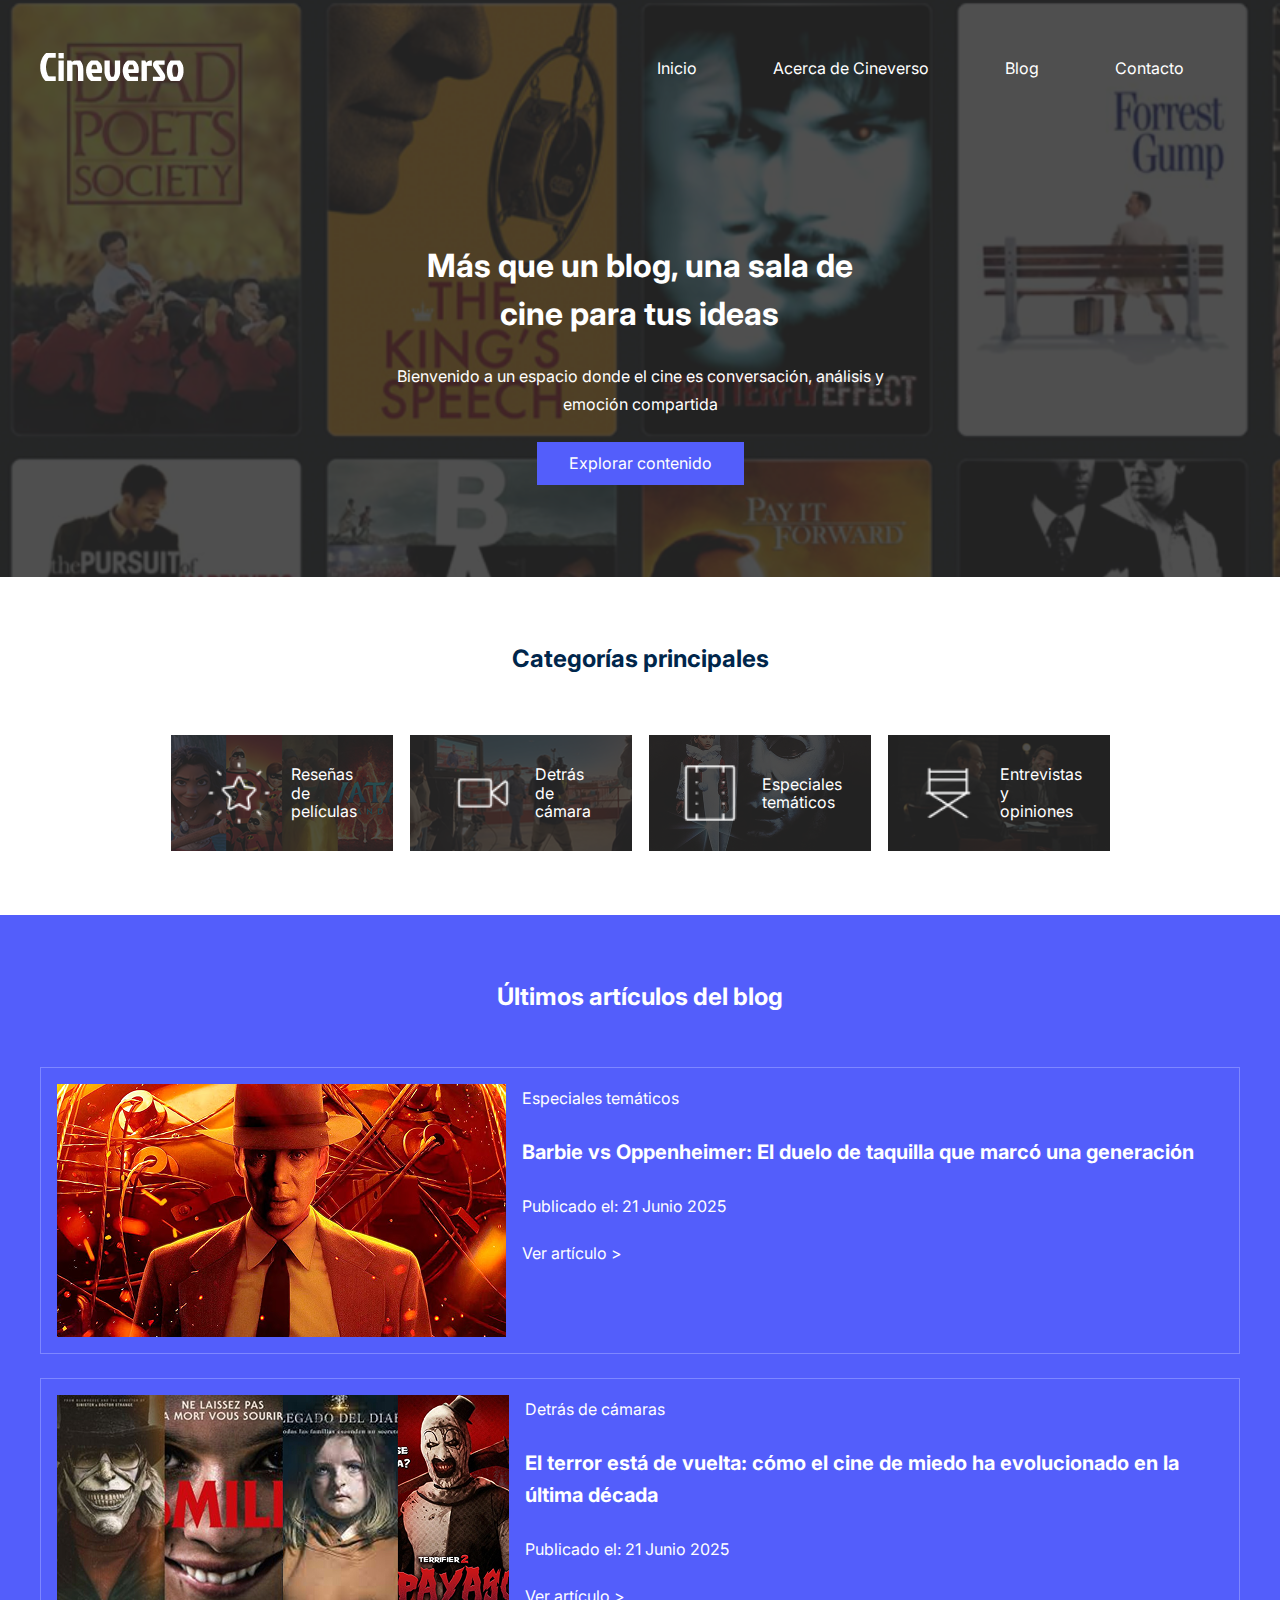
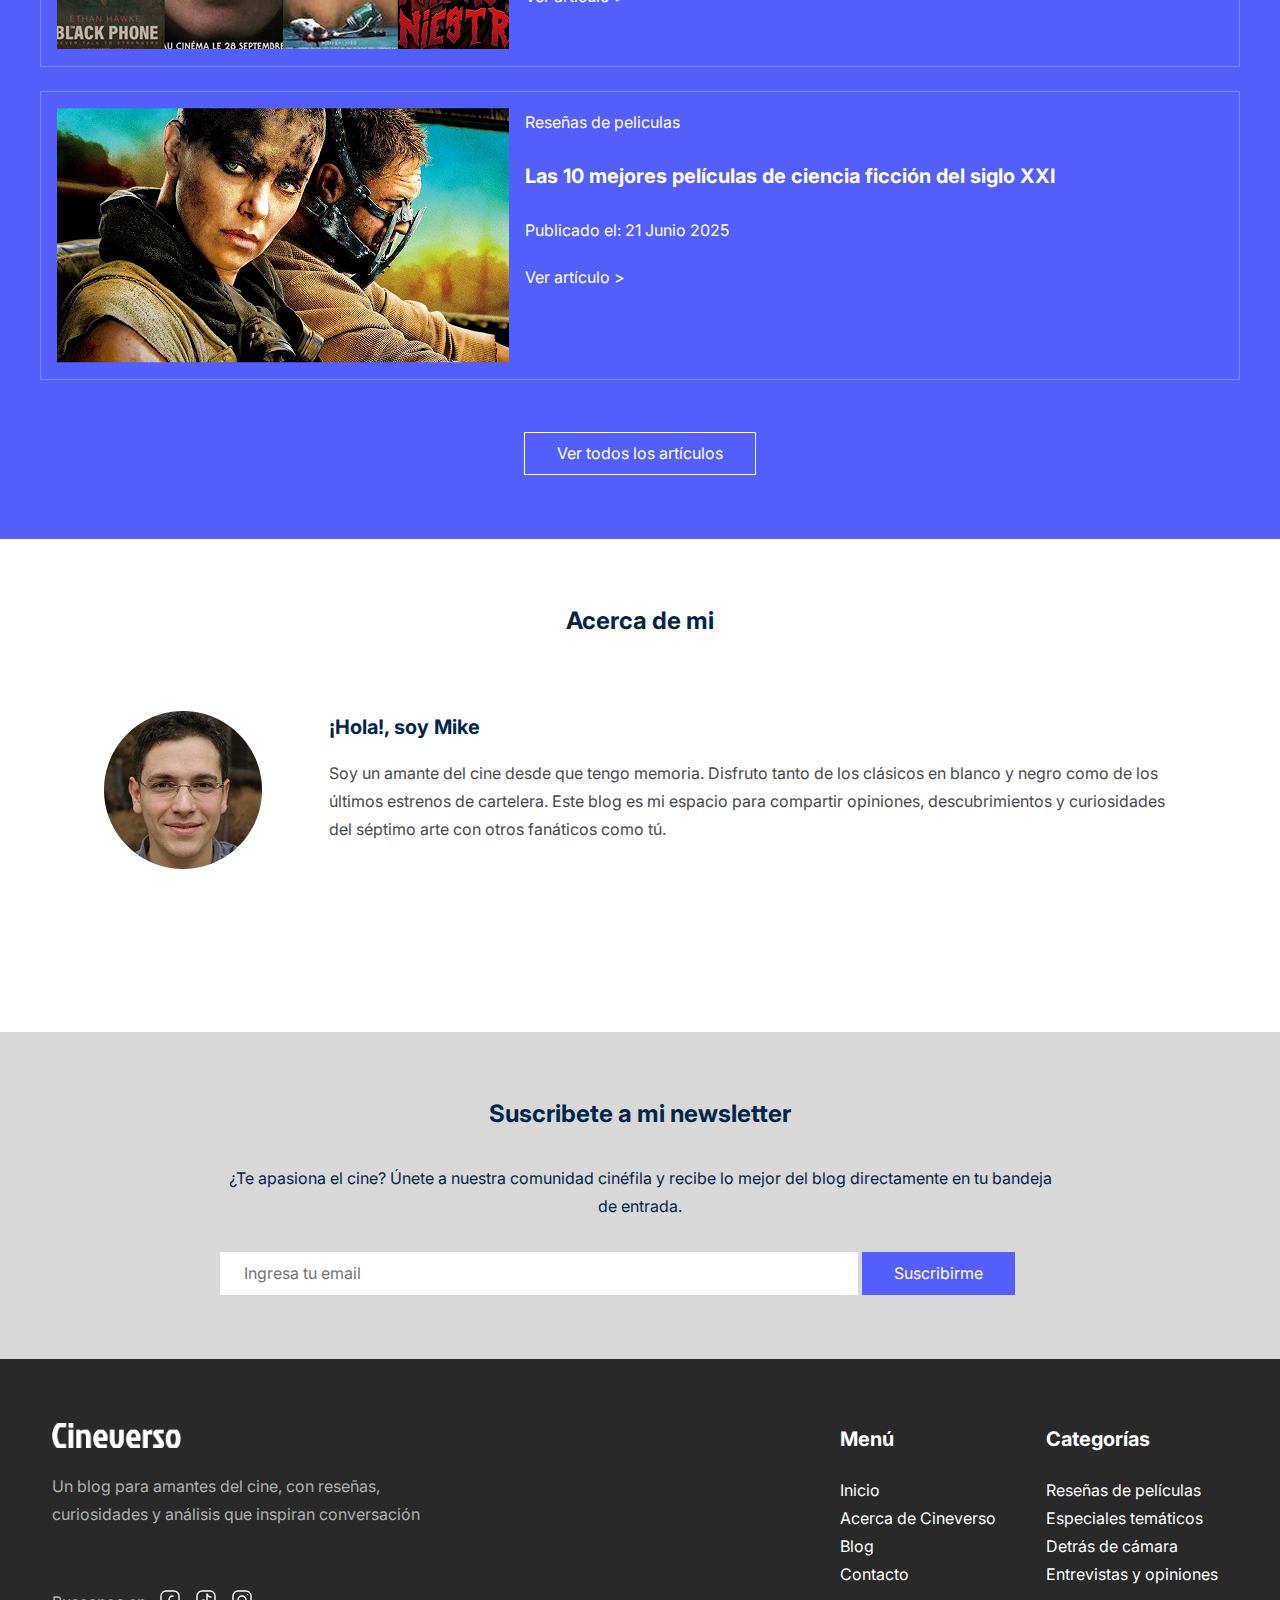
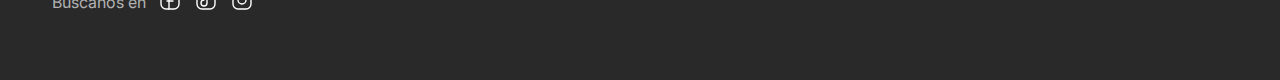
<file: index.html>
<!DOCTYPE html>
<html lang="es">

<head>
    <meta charset="UTF-8">
    <meta name="viewport" content="width=device-width, initial-scale=1.0">
    <title>Cineverso</title>
    <!--enlace a guia de estilos-->
    <link rel="stylesheet" href="assets/css/estilos.css">
    <!--enlace a normalize-->
    <link rel="stylesheet" href="assets/css/normalize.css">
    <link rel="preconnect" href="https://fonts.googleapis.com">
    <!--enlace a tipografia-->
    <link rel="preconnect" href="https://fonts.gstatic.com" crossorigin>
    <link
        href="https://fonts.googleapis.com/css2?family=Inter:ital,opsz,wght@0,14..32,100..900;1,14..32,100..900&display=swap"
        rel="stylesheet">
</head>

<body>

    
        <header>
            <a href="#"><img src="assets/img/logo.png"></a>
            <nav>
                <ul class="menudesktop">
                    <li><a href="index.html">Inicio</a></li>
                    <li><a href="acercade.html">Acerca de Cineverso</a></li>
                    <li><a href="blog.html">Blog</a></li>
                    <li><a href="contacto.html">Contacto</a></li>
                </ul>
                <a class="menumobile" href="#"><img src="assets/img/nav.png"></a>
            </nav>
        </header>
        <main>
            <section class="inicio">
                <div class="opaco">
                    <div class="textoinicio">
                        <h1>Más que un blog, una sala de cine para tus ideas</h1>
                        <p>Bienvenido a un espacio donde el cine es conversación, análisis y emoción compartida</p>

                        <a class="btn btnprimario" href="acercade.html">Explorar contenido</a>

                    </div>
                </div>
            </section>
            <section class="categorias">
                <h2>Categorías principales</h2>
                <div class="categorias-grid">

                    <div class="reseñas">
                        <div class="opaco"><a href="#"><img src="assets/img/seccion2/icono-reseñas.png" alt=""> Reseñas
                                de películas </a></div>
                    </div>
                    <div class="detras">
                        <div class="opaco"><a href="#"> <img src="assets/img/seccion2/icono-detras.png" alt=""> Detrás
                                de cámara </a> </div>
                    </div>
                    <div class="especiales">
                        <div class="opaco"><a href="#"> <img src="assets/img/seccion2/icono-especiales.png" alt="">
                                Especiales temáticos </a></div>
                    </div>
                    <div class="entrevistas">
                        <div class="opaco"><a href="#"> <img src="assets/img/seccion2/icono-entrevistas.png" alt="">
                                Entrevistas y opiniones </a></div>
                    </div>
                </div>
            </section>
            <section class="articulos">
                <h2>Últimos artículos del blog</h2>
                <div>
                    <article>
                        <img src="assets/img/seccion3/openhaimer.png" alt="">
                        <div>
                        <p>Especiales temáticos</p>
                        <h3>Barbie vs Oppenheimer: El duelo de taquilla que marcó una generación</h3>
                        <p>Publicado el: 21 Junio 2025</p>
                        <a href="detalleblog.html">Ver artículo ></a></div>
                    </article>
                    <article>
                        <img src="assets/img/seccion3/terror.png" alt="">
                        <div>
                        <p>Detrás de cámaras</p>
                        <h3>El terror está de vuelta: cómo el cine de miedo ha evolucionado en la última década</h3>
                        <p>Publicado el: 21 Junio 2025</p>
                        <a href="#">Ver artículo ></a></div>
                    </article>
                    <article>
                       
                        <img src="assets/img/seccion3/madmax.png" alt="">
                        <div>
                        <p>Reseñas de peliculas</p>
                        <h3>Las 10 mejores películas de ciencia ficción del siglo XXI</h3>
                        <p>Publicado el: 21 Junio 2025</p>
                        <a href="#">Ver artículo ></a></div>
                      
                    </article>
                </div>
                <a class="btn btnsecundario" href="blog.html">Ver todos los artículos</a>
            </section>
            <section class="tiomike">
                <h2>Acerca de mi</h2>
                <article>
                    <img src="assets/img/tiomike.png" alt="">
                    <div class="descripcion">
                        <h3>¡Hola!, soy Mike</h3>
                        <p>Soy un amante del cine desde que tengo memoria. Disfruto tanto de los clásicos en blanco y
                            negro como de los últimos estrenos de cartelera. Este blog es mi espacio para compartir
                            opiniones, descubrimientos y curiosidades del séptimo arte con otros fanáticos como tú.</p>
                    </div>
                </article>
    </section>
    <section class="suscribete">
    <div>
        <h2>Suscribete a mi newsletter</h2>
        <p>¿Te apasiona el cine? Únete a nuestra comunidad cinéfila y recibe lo mejor del blog directamente en tu
            bandeja de entrada.</p>
        <form class="formulario">
            <input type="email" placeholder="Ingresa tu email">
            <button class="btn btnprimario" type="submit">Suscribirme</button>
        </form>
    </div>


    </section>
    </main>
    <footer>
        <div class="contenedor">
            <div class="cineverso">
                <img src="assets/img/logo.png" alt="">
            <p>Un blog para amantes del cine, con reseñas, curiosidades y análisis que inspiran conversación</p>
            </div>
            <div class="navfooter">
                 <div class="menu">
                <h3>Menú</h3>
                <ul>
                    <li><a href="index.html"><p>Inicio</p></a></li>
                    <li><a href="acercade.html"><p>Acerca de Cineverso</p></a></li>
                    <li><a href="blog.html"><p>Blog</p></a></li>
                    <li><a href="contacto.html"><p>Contacto</p></a></li>
                </ul>
            </div>
            <div class="categoriasfooter">
                <h3>Categorías</h3>
                <ul>
                    <li><a href=""><p>Reseñas de películas</p></a></li>
                    <li><a href=""><p>Especiales temáticos</p></a></li>
                    <li><a href=""><p>Detrás de cámara</p></a></li>
                    <li><a href=""><p>Entrevistas y opiniones</p></a></li>

                </ul>
            </div></div>
           
           
        </div>
         <div class="redes">
                <p>Buscanos en</p>
                <a href=""><img src="assets/img/redes/facebook.svg" alt=""></a>
                <a href=""><img src="assets/img/redes/insta.svg" alt=""></a>
                <a href=""><img src="assets/img/redes/tiktok.svg" alt=""></a>
            </div>
    </footer>

</body>

</html>
</file>
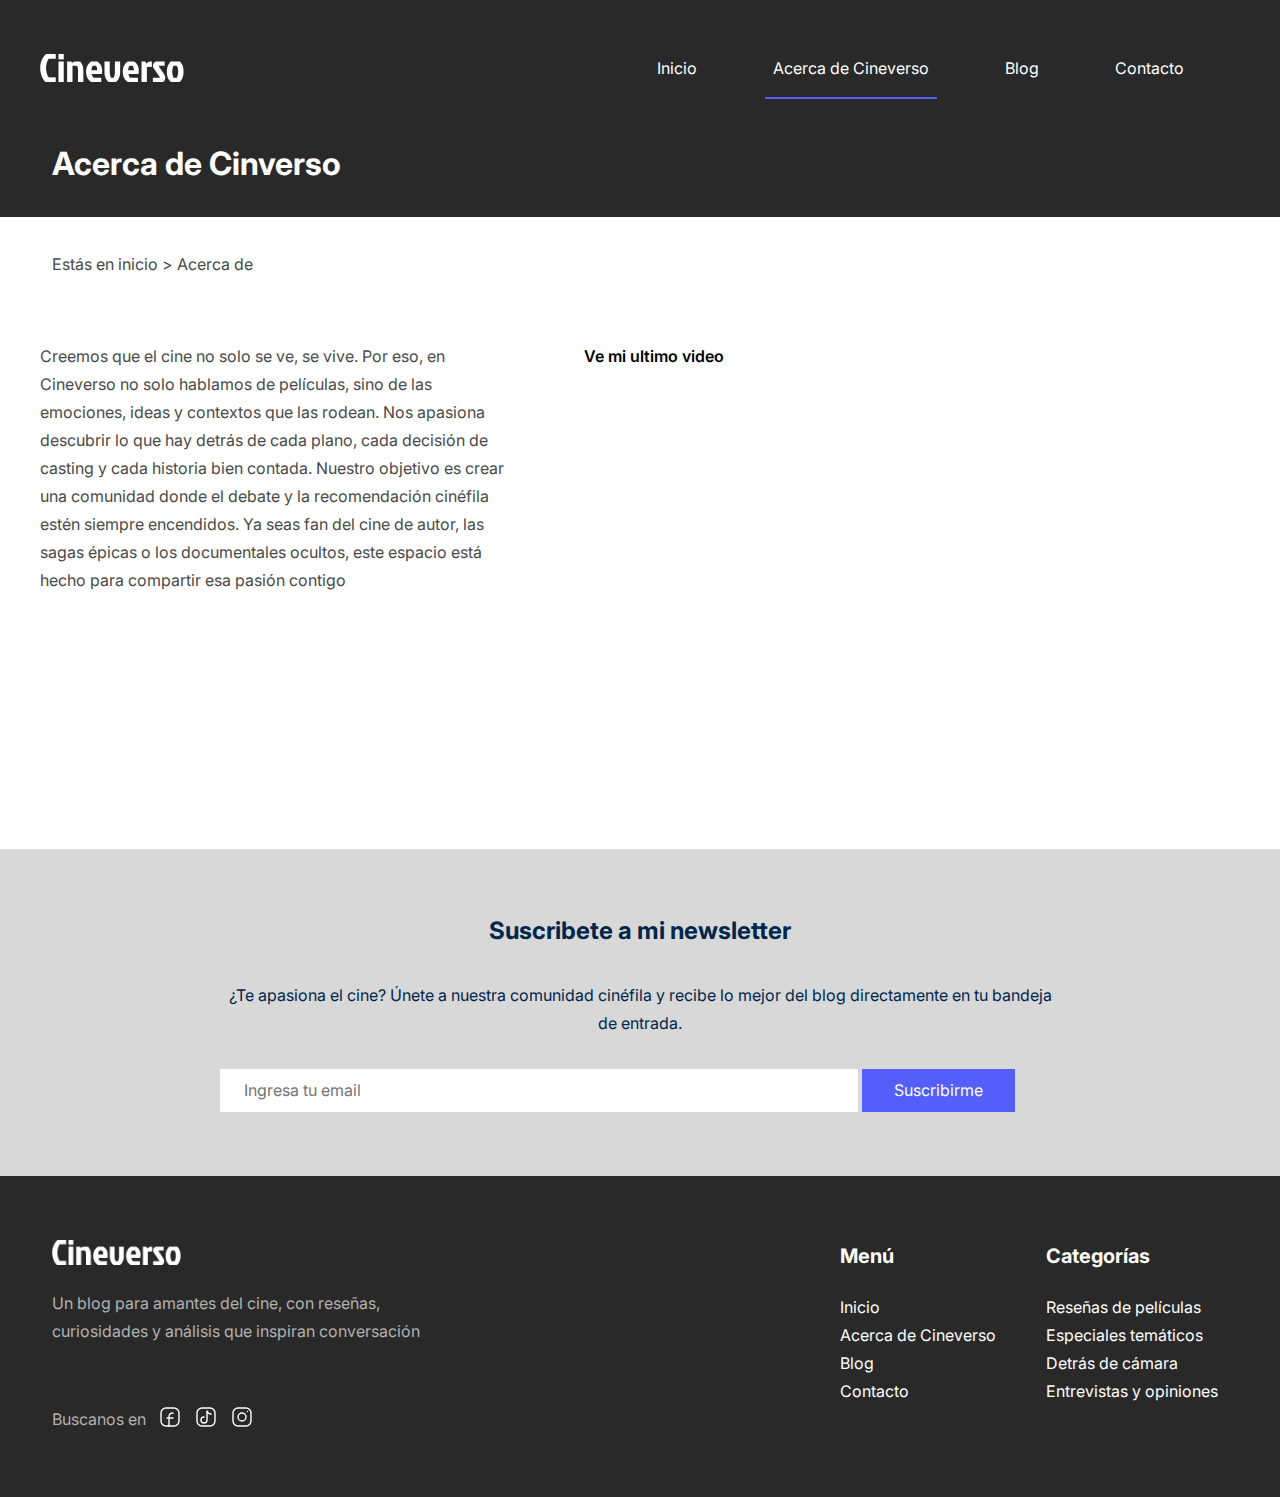
<file: acercade.html>
<!DOCTYPE html>
<html lang="es">

<head>
    <meta charset="UTF-8">
    <meta name="viewport" content="width=device-width, initial-scale=1.0">
    <title>Cineverso</title>
    <!--enlace a guia de estilos-->
    <link rel="stylesheet" href="assets/css/estilos.css">
    <!--enlace a normalize-->


    
    <link rel="stylesheet" href="assets/css/normalize.css">
    <link rel="preconnect" href="https://fonts.googleapis.com">
    <!--enlace a tipografia-->
    <link rel="preconnect" href="https://fonts.gstatic.com" crossorigin>
    <link
        href="https://fonts.googleapis.com/css2?family=Inter:ital,opsz,wght@0,14..32,100..900;1,14..32,100..900&display=swap"
        rel="stylesheet">
</head>
<body>
            <header>
            <a href="#"><img src="assets/img/logo.png"></a>
            <nav>
                <ul class="menudesktop">
                    <li><a href="index.html">Inicio</a></li>
                    <li class="subrayado" ><a href="acercade.html">Acerca de Cineverso</a></li>
                    <li><a href="blog.html">Blog</a></li>
                    <li><a href="contacto.html">Contacto</a></li>
                </ul>
                <a class="menumobile" href="#"><img src="assets/img/nav.png"></a>
            </nav>
        </header>
    <main>
        <div class="cabecera">
            <h1>Acerca de Cinverso</h1>
        </div>
         <div class="pan" ><p>Estás en inicio > Acerca de</p></div>
        <section class="openhaimer">
            <p>Creemos que el cine no solo se ve, se vive. Por eso, en Cineverso no solo hablamos de películas, sino de las emociones, ideas y contextos que las rodean. Nos apasiona descubrir lo que hay detrás de cada plano, cada decisión de casting y cada historia bien contada.
Nuestro objetivo es crear una comunidad donde el debate y la recomendación cinéfila estén siempre encendidos. Ya seas fan del cine de autor, las sagas épicas o los documentales ocultos, este espacio está hecho para compartir esa pasión contigo</p>
            <div>
                <h4>Ve mi ultimo video</h4>
                <iframe src="https://www.youtube.com/embed/mX_qk4JMFNY?si=0Dm8ghZnxG3-fI1b" title="YouTube video player" frameborder="0" allow="accelerometer; autoplay; clipboard-write; encrypted-media; gyroscope; picture-in-picture; web-share" referrerpolicy="strict-origin-when-cross-origin" allowfullscreen></iframe>
            </div>
           
        </section>









        












        <section class="suscribete">
    <div>
        <h2>Suscribete a mi newsletter</h2>
        <p>¿Te apasiona el cine? Únete a nuestra comunidad cinéfila y recibe lo mejor del blog directamente en tu
            bandeja de entrada.</p>
        <form class="formulario">
            <input type="email" placeholder="Ingresa tu email">
            <button class="btn btnprimario" type="submit">Suscribirme</button>
        </form>
    </div>
    </section>
    </main>
<footer>
        <div class="contenedor">
            <div class="cineverso">
                <img src="assets/img/logo.png" alt="">
            <p>Un blog para amantes del cine, con reseñas, curiosidades y análisis que inspiran conversación</p>
            </div>
            <div class="navfooter">
                 <div class="menu">
                <h3>Menú</h3>
                <ul>
                    <li><a href="index.html"><p>Inicio</p></a></li>
                    <li><a href="acercade.html"><p>Acerca de Cineverso</p></a></li>
                    <li><a href="blog.html"><p>Blog</p></a></li>
                    <li><a href="contacto.html"><p>Contacto</p></a></li>
                </ul>
            </div>
            <div class="categoriasfooter">
                <h3>Categorías</h3>
                <ul>
                    <li><a href=""><p>Reseñas de películas</p></a></li>
                    <li><a href=""><p>Especiales temáticos</p></a></li>
                    <li><a href=""><p>Detrás de cámara</p></a></li>
                    <li><a href=""><p>Entrevistas y opiniones</p></a></li>

                </ul>
            </div></div>
           
           
        </div>
         <div class="redes">
                <p>Buscanos en</p>
                <a href=""><img src="assets/img/redes/facebook.svg" alt=""></a>
                <a href=""><img src="assets/img/redes/insta.svg" alt=""></a>
                <a href=""><img src="assets/img/redes/tiktok.svg" alt=""></a>
            </div>
    </footer>








</body>
</file>
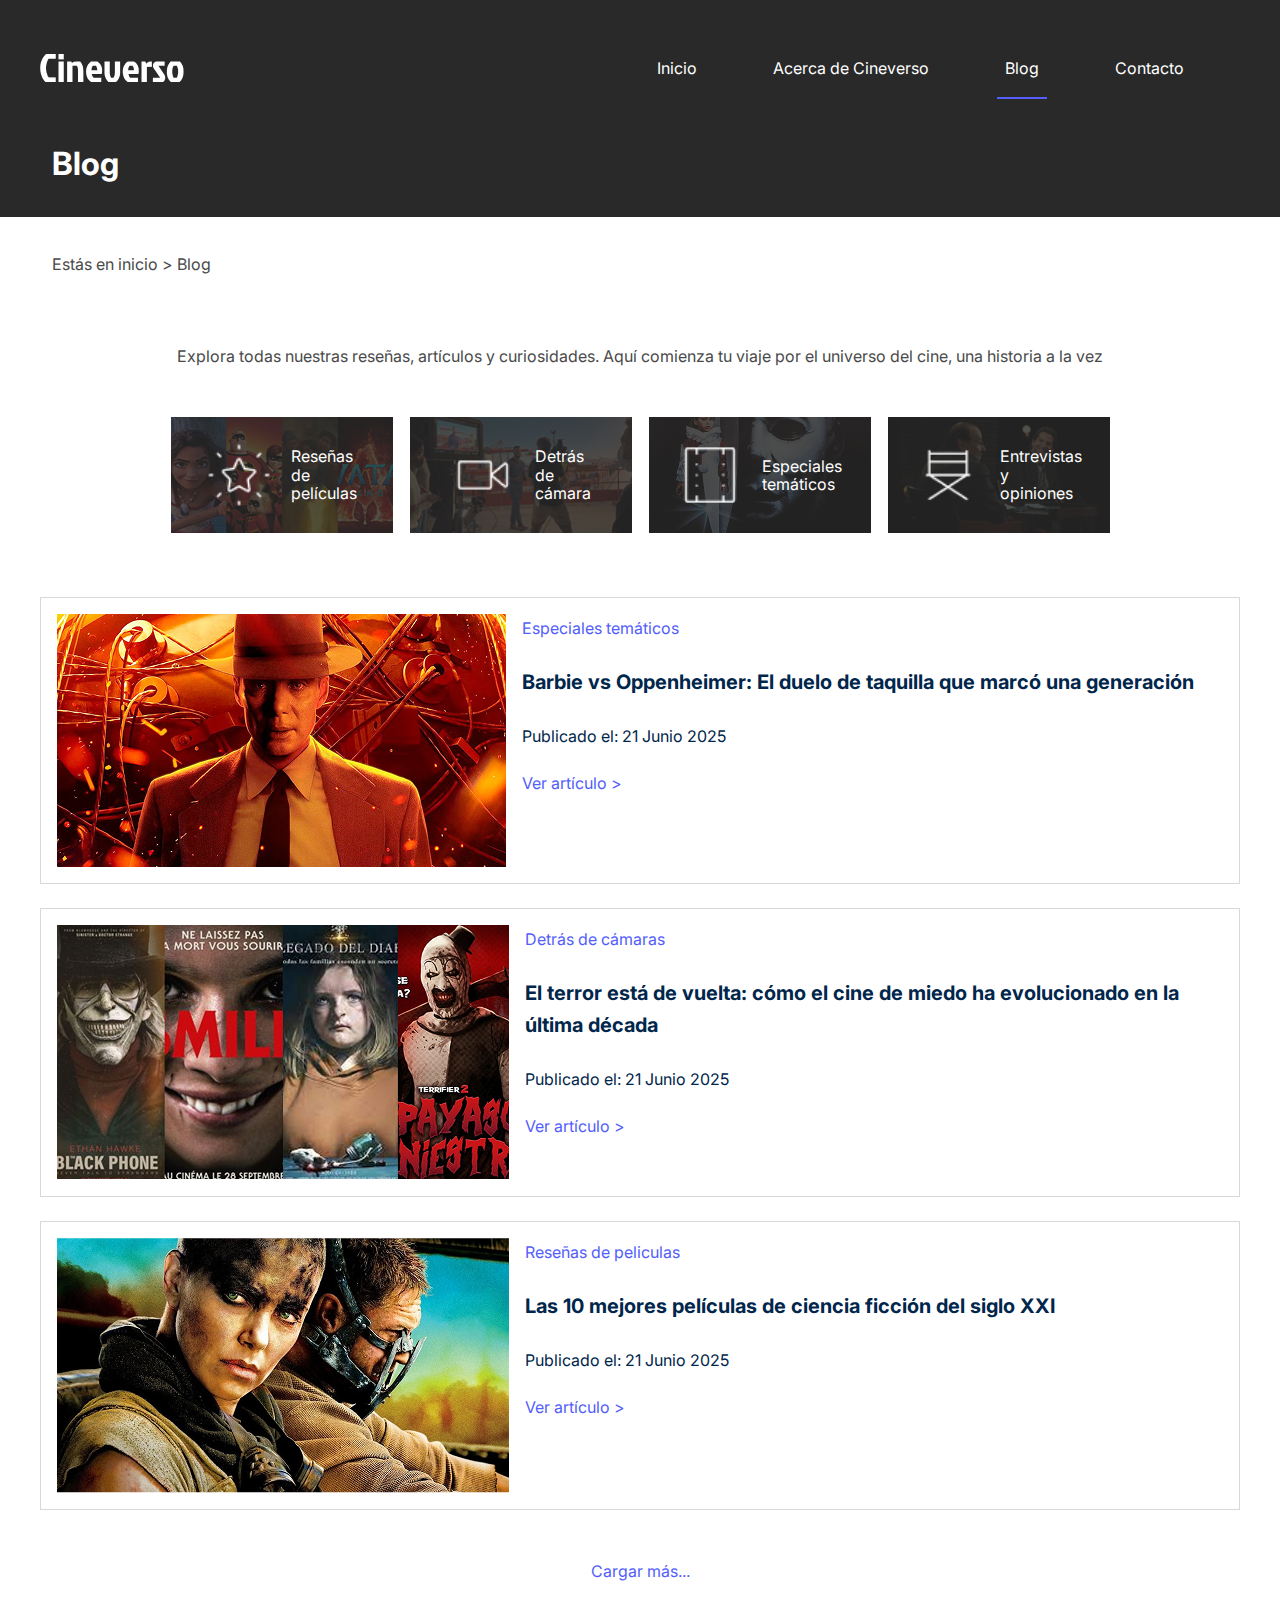
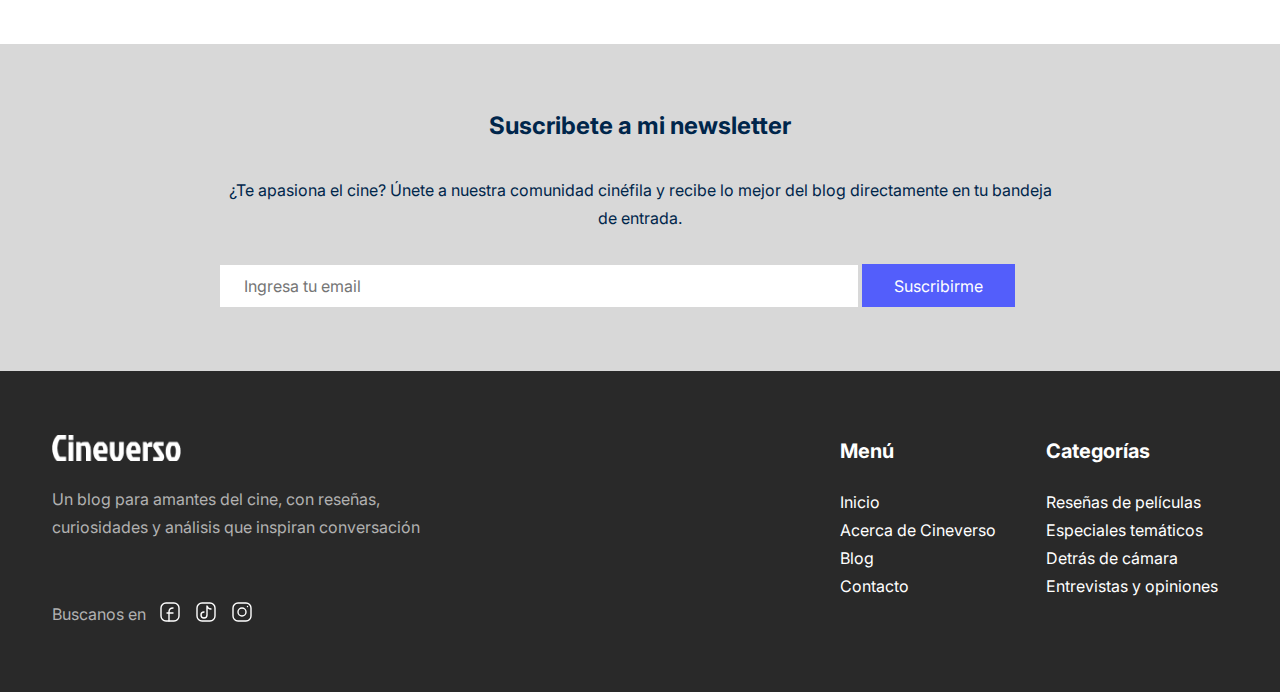
<file: blog.html>
<!DOCTYPE html>
<html lang="es">

<head>
    <meta charset="UTF-8">
    <meta name="viewport" content="width=device-width, initial-scale=1.0">
    <title>Cineverso</title>
    <!--enlace a guia de estilos-->
    <link rel="stylesheet" href="assets/css/estilos.css">
    <!--enlace a normalize-->
    <link rel="stylesheet" href="assets/css/normalize.css">
    <link rel="preconnect" href="https://fonts.googleapis.com">
    <!--enlace a tipografia-->
    <link rel="preconnect" href="https://fonts.gstatic.com" crossorigin>
    <link
        href="https://fonts.googleapis.com/css2?family=Inter:ital,opsz,wght@0,14..32,100..900;1,14..32,100..900&display=swap"
        rel="stylesheet">
</head>

<body>
    <header>
        <a href="#"><img src="assets/img/logo.png"></a>
        <nav>
            <ul class="menudesktop">
                <li><a href="index.html">Inicio</a></li>
                <li><a href="acercade.html">Acerca de Cineverso</a></li>
                <li class="subrayado"><a href="blog.html">Blog</a></li>
                <li><a href="contacto.html">Contacto</a></li>
            </ul>
            <a class="menumobile" href="#"><img src="assets/img/nav.png"></a>
        </nav>
    </header>
    <main>
        <div class="cabecera">
            <h1>Blog</h1>
        </div>
        <div class="pan">
            <p>Estás en inicio > Blog</p>
        </div>
        <section class="blog">
            <p>Explora todas nuestras reseñas, artículos y curiosidades. Aquí comienza tu viaje por el universo del
                cine, una historia a la vez</p>
            <div class="categorias">
                <div class="categorias-grid">

                    <div class="reseñas">
                        <div class="opaco"><a href="#"><img src="assets/img/seccion2/icono-reseñas.png" alt=""> Reseñas
                                de películas </a></div>
                    </div>
                    <div class="detras">
                        <div class="opaco"><a href="#"> <img src="assets/img/seccion2/icono-detras.png" alt=""> Detrás
                                de cámara </a> </div>
                    </div>
                    <div class="especiales">
                        <div class="opaco"><a href="#"> <img src="assets/img/seccion2/icono-especiales.png" alt="">
                                Especiales temáticos </a></div>
                    </div>
                    <div class="entrevistas">
                        <div class="opaco"><a href="#"> <img src="assets/img/seccion2/icono-entrevistas.png" alt="">
                                Entrevistas y opiniones </a></div>
                    </div>
                </div>
            

</div>
        </section>
        <section class="articulos white">
            
                <div>
                    <article>
                        <img src="assets/img/seccion3/openhaimer.png" alt="">
                       <div> <p class="blue">Especiales temáticos</p>
                        <h3>Barbie vs Oppenheimer: El duelo de taquilla que marcó una generación</h3>
                        <p>Publicado el: 21 Junio 2025</p>
                        <a href="detalleblog.html">Ver artículo ></a></div>
                    </article>
                    <article>
                       <img src="assets/img/seccion3/terror.png" alt="">
                       <div>  <p class="blue">Detrás de cámaras</p>
                        <h3>El terror está de vuelta: cómo el cine de miedo ha evolucionado en la última década</h3>
                        <p>Publicado el: 21 Junio 2025</p>
                        <a href="#">Ver artículo ></a></div>
                    </article>
                    <article>
                        <img src="assets/img/seccion3/madmax.png" alt="">
                      <div>  <p class="blue">Reseñas de peliculas</p>
                        <h3>Las 10 mejores películas de ciencia ficción del siglo XXI</h3>
                        <p>Publicado el: 21 Junio 2025</p>
                        <a href="#">Ver artículo ></a></div>
                    </article>
                </div>
                <a class="btnfeo" href="#">Cargar más...</a>
            </section>
           






















        <section class="suscribete">
            <div>
                <h2>Suscribete a mi newsletter</h2>
                <p>¿Te apasiona el cine? Únete a nuestra comunidad cinéfila y recibe lo mejor del blog directamente en
                    tu
                    bandeja de entrada.</p>
                <form class="formulario">
                    <input type="email" placeholder="Ingresa tu email">
                    <button class="btn btnprimario" type="submit">Suscribirme</button>
                </form>
            </div>
        </section>
    </main>
    <footer>
        <div class="contenedor">
            <div class="cineverso">
                <img src="assets/img/logo.png" alt="">
                <p>Un blog para amantes del cine, con reseñas, curiosidades y análisis que inspiran conversación</p>
            </div>
            <div class="navfooter">
                <div class="menu">
                    <h3>Menú</h3>
                    <ul>
                        <li><a href="index.html">
                                <p>Inicio</p>
                            </a></li>
                        <li><a href="acercade.html">
                                <p>Acerca de Cineverso</p>
                            </a></li>
                        <li><a href="blog.html">
                                <p>Blog</p>
                            </a></li>
                        <li><a href="contacto.html">
                                <p>Contacto</p>
                            </a></li>
                    </ul>
                </div>
                <div class="categoriasfooter">
                    <h3>Categorías</h3>
                    <ul>
                        <li><a href="">
                                <p>Reseñas de películas</p>
                            </a></li>
                        <li><a href="">
                                <p>Especiales temáticos</p>
                            </a></li>
                        <li><a href="">
                                <p>Detrás de cámara</p>
                            </a></li>
                        <li><a href="">
                                <p>Entrevistas y opiniones</p>
                            </a></li>

                    </ul>
                </div>
            </div>


        </div>
        <div class="redes">
            <p>Buscanos en</p>
            <a href=""><img src="assets/img/redes/facebook.svg" alt=""></a>
            <a href=""><img src="assets/img/redes/insta.svg" alt=""></a>
            <a href=""><img src="assets/img/redes/tiktok.svg" alt=""></a>
        </div>
    </footer>








</body>
</file>
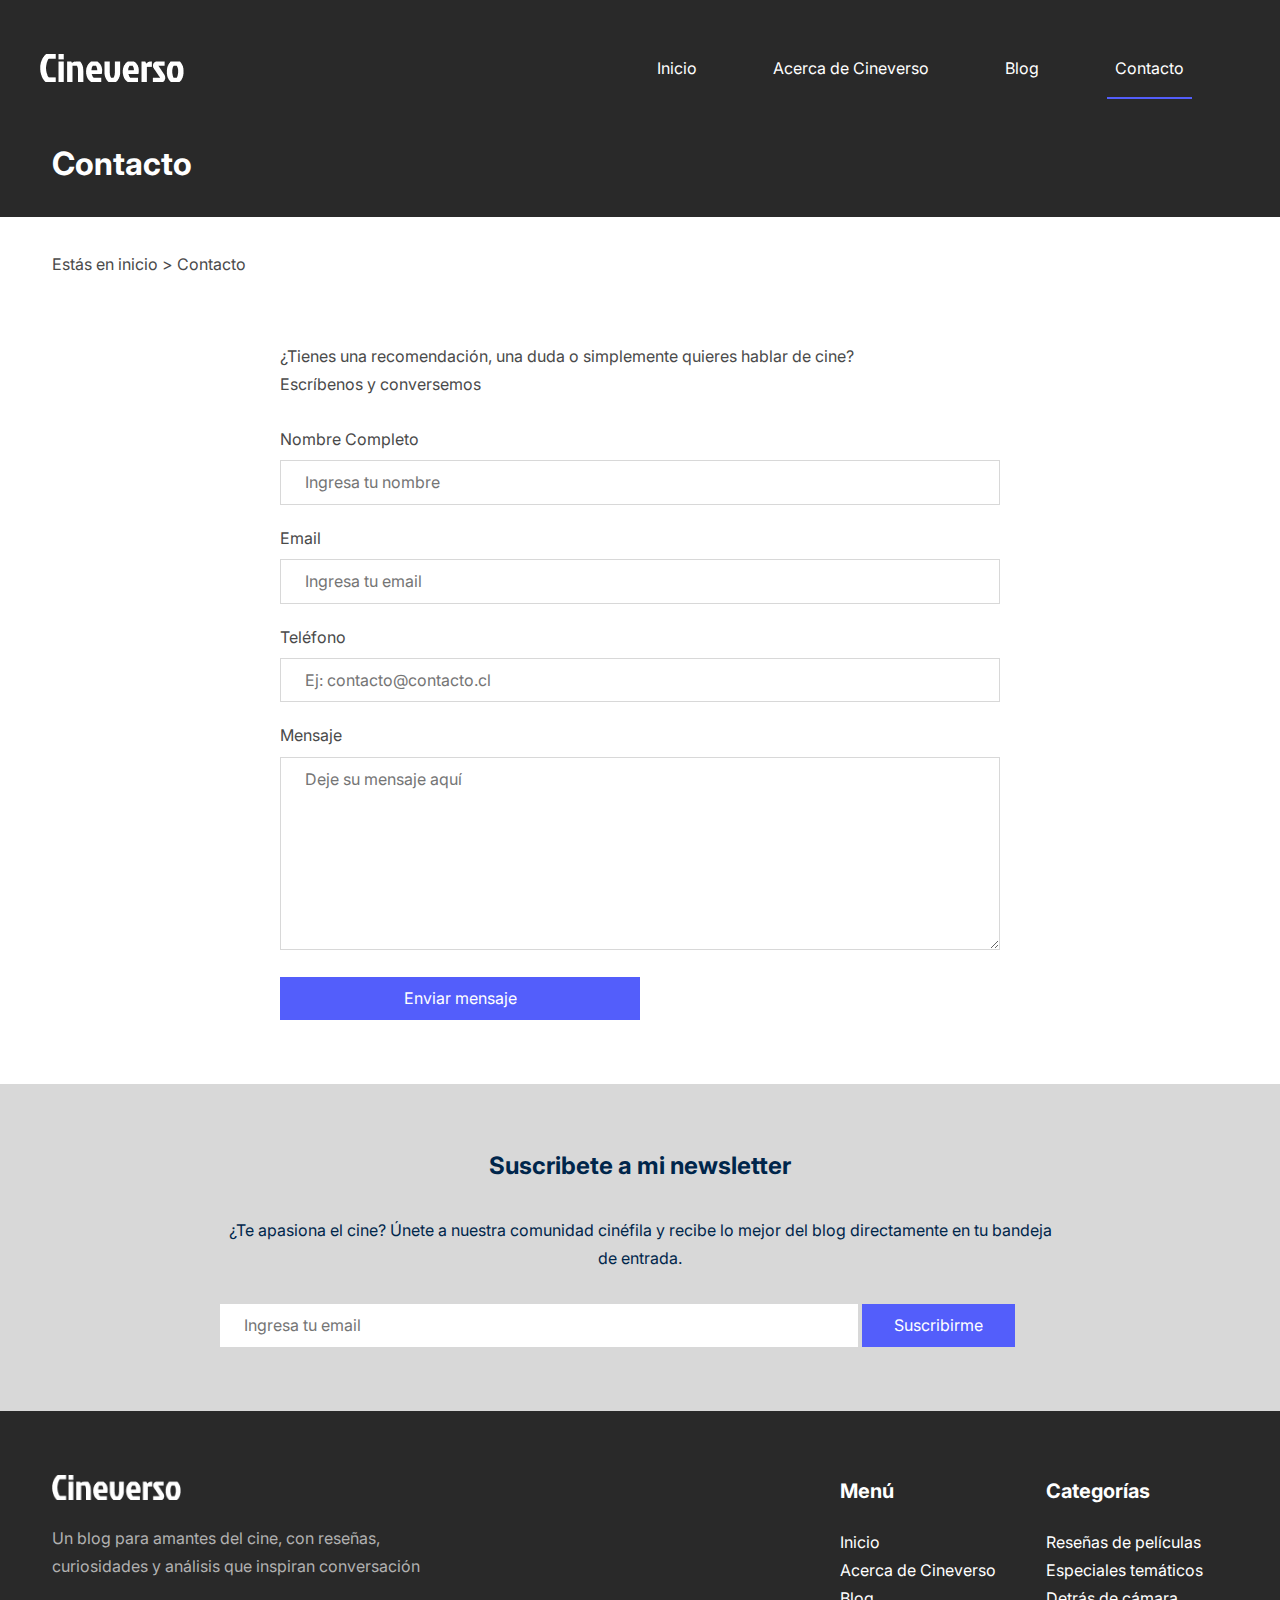
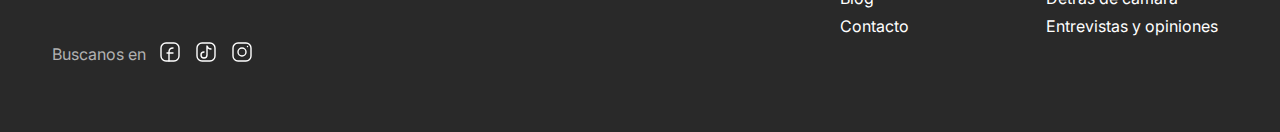
<file: contacto.html>
<!DOCTYPE html>
<html lang="es">

<head>
    <meta charset="UTF-8">
    <meta name="viewport" content="width=device-width, initial-scale=1.0">
    <title>Cineverso</title>
    <!--enlace a guia de estilos-->
    <link rel="stylesheet" href="assets/css/estilos.css">
    <!--enlace a normalize-->
    <link rel="stylesheet" href="assets/css/normalize.css">
    <link rel="preconnect" href="https://fonts.googleapis.com">
    <!--enlace a tipografia-->
    <link rel="preconnect" href="https://fonts.gstatic.com" crossorigin>
    <link
        href="https://fonts.googleapis.com/css2?family=Inter:ital,opsz,wght@0,14..32,100..900;1,14..32,100..900&display=swap"
        rel="stylesheet">
</head>
<body>
            <header>
            <a href="#"><img src="assets/img/logo.png"></a>
            <nav>
                <ul class="menudesktop">
                    <li><a href="index.html">Inicio</a></li>
                    <li><a href="acercade.html">Acerca de Cineverso</a></li>
                    <li><a href="blog.html">Blog</a></li>
                    <li class="subrayado" ><a href="contacto.html">Contacto</a></li>
                </ul>
                <a class="menumobile" href="#"><img src="assets/img/nav.png"></a>
            </nav>
        </header>

   <main>
    
         <div class="cabecera">
            <h1>Contacto</h1>
        </div>
         <div class="pan" ><p>Estás en inicio > Contacto</p></div>
         
         <section class="seccioncontacto">
            <div class="contacto">
            <div><p>¿Tienes una recomendación, una duda o simplemente quieres hablar de cine? </p>
               <p>Escríbenos y conversemos</p> </div>
            <form action="">
                <div>
                <label for="">Nombre Completo</label>
                <input type="nombre" placeholder="Ingresa tu nombre">
                </div>
                <div>
               <label for="">Email</label>
                <input type="email" placeholder="Ingresa tu email">
               </div>
               <div>
               <label for="">Teléfono</label>
                <input type="telefono" placeholder="Ej: contacto@contacto.cl" >
                </div>
                <div>
                    <label for="">Mensaje</label>
                <textarea class="mensaje" type="mensaje" placeholder="Deje su mensaje aquí"></textarea>
                </div>
            <button class="btn btnprimario" type="submit">Enviar mensaje</button>
</div>



            </form>
           




            
         </section>









        












        <section class="suscribete">
    <div>
        <h2>Suscribete a mi newsletter</h2>
        <p>¿Te apasiona el cine? Únete a nuestra comunidad cinéfila y recibe lo mejor del blog directamente en tu
            bandeja de entrada.</p>
        <form class="formulario">
            <input type="email" placeholder="Ingresa tu email">
            <button class="btn btnprimario" type="submit">Suscribirme</button>
        </form>
    </div>
    </section>
    </main>
<footer>
        <div class="contenedor">
            <div class="cineverso">
                <img src="assets/img/logo.png" alt="">
            <p>Un blog para amantes del cine, con reseñas, curiosidades y análisis que inspiran conversación</p>
            </div>
            <div class="navfooter">
                 <div class="menu">
                <h3>Menú</h3>
                <ul>
                    <li><a href="index.html"><p>Inicio</p></a></li>
                    <li><a href="acercade.html"><p>Acerca de Cineverso</p></a></li>
                    <li><a href="blog.html"><p>Blog</p></a></li>
                    <li><a href="contacto.html"><p>Contacto</p></a></li>
                </ul>
            </div>
            <div class="categoriasfooter">
                <h3>Categorías</h3>
                <ul>
                    <li><a href=""><p>Reseñas de películas</p></a></li>
                    <li><a href=""><p>Especiales temáticos</p></a></li>
                    <li><a href=""><p>Detrás de cámara</p></a></li>
                    <li><a href=""><p>Entrevistas y opiniones</p></a></li>

                </ul>
            </div></div>
           
           
        </div>
         <div class="redes">
                <p>Buscanos en</p>
                <a href=""><img src="assets/img/redes/facebook.svg" alt=""></a>
                <a href=""><img src="assets/img/redes/insta.svg" alt=""></a>
                <a href=""><img src="assets/img/redes/tiktok.svg" alt=""></a>
            </div>
    </footer>




     
</body>
</file>
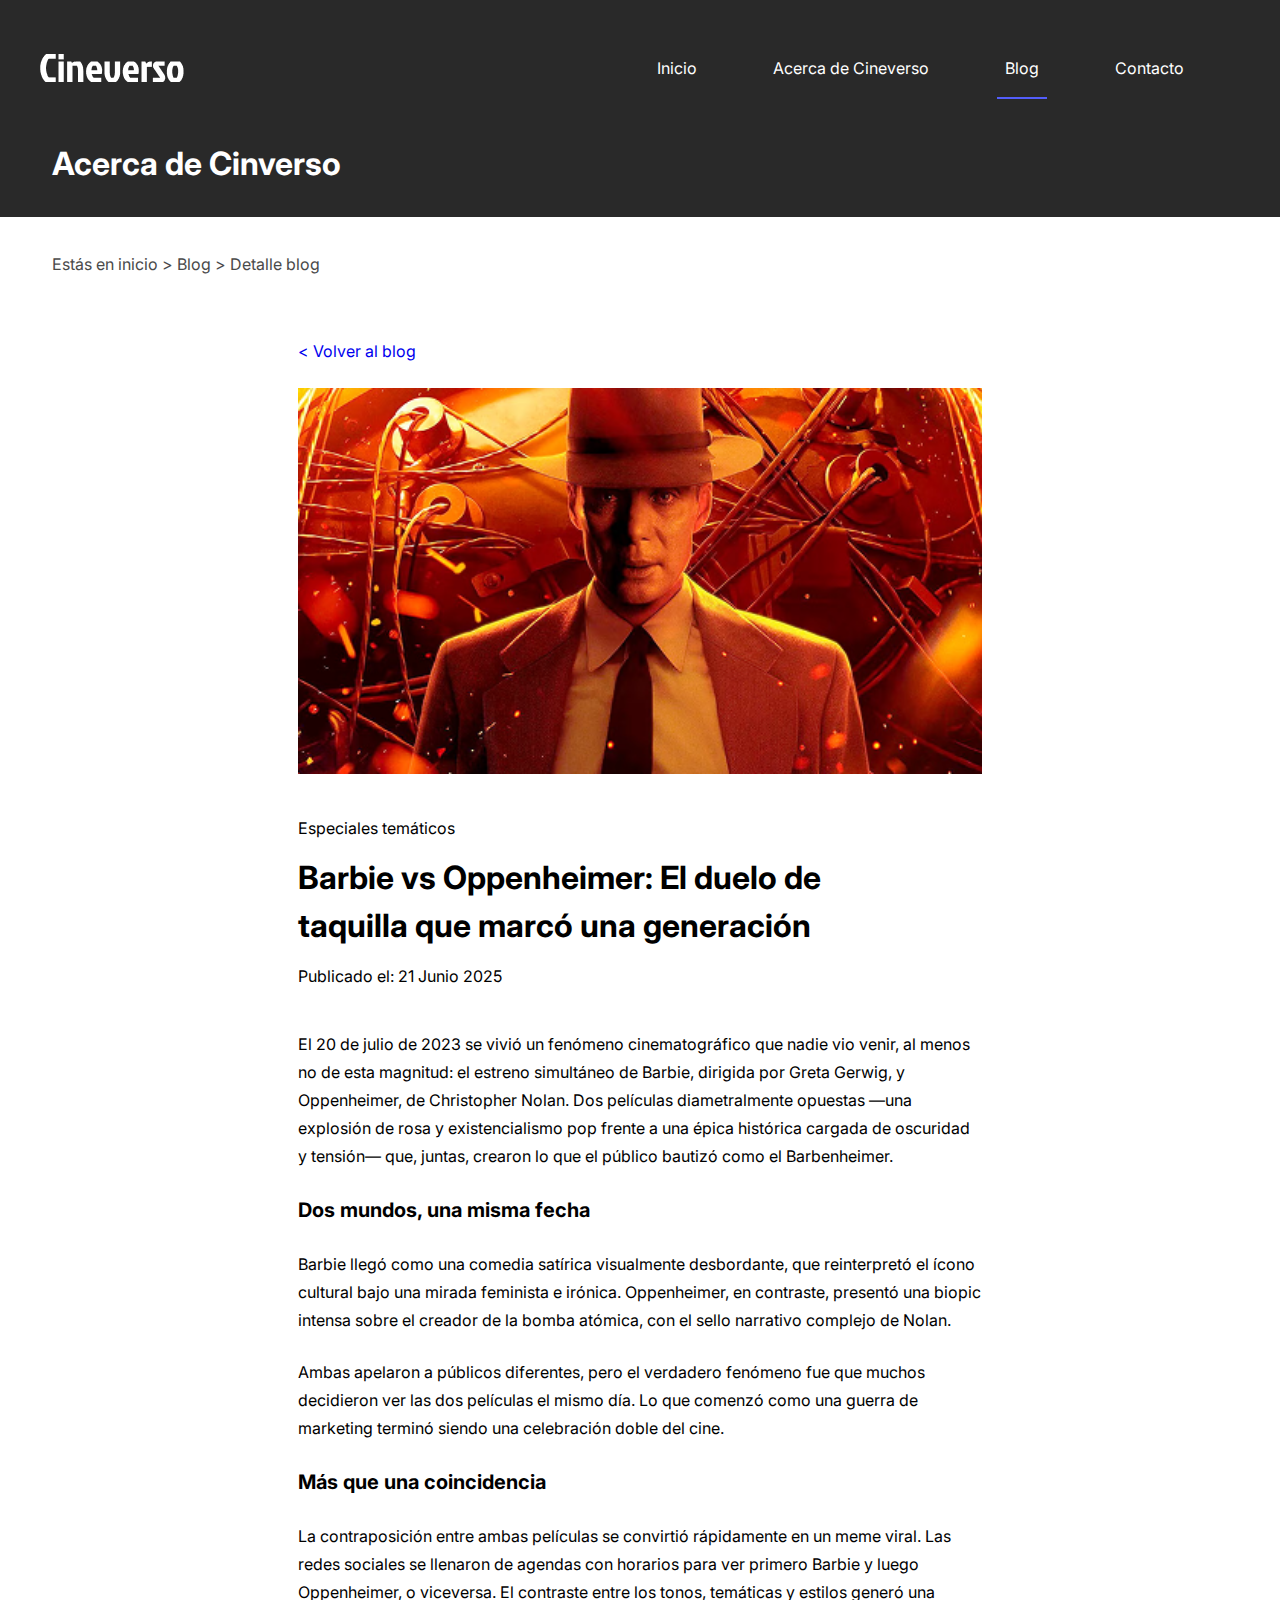
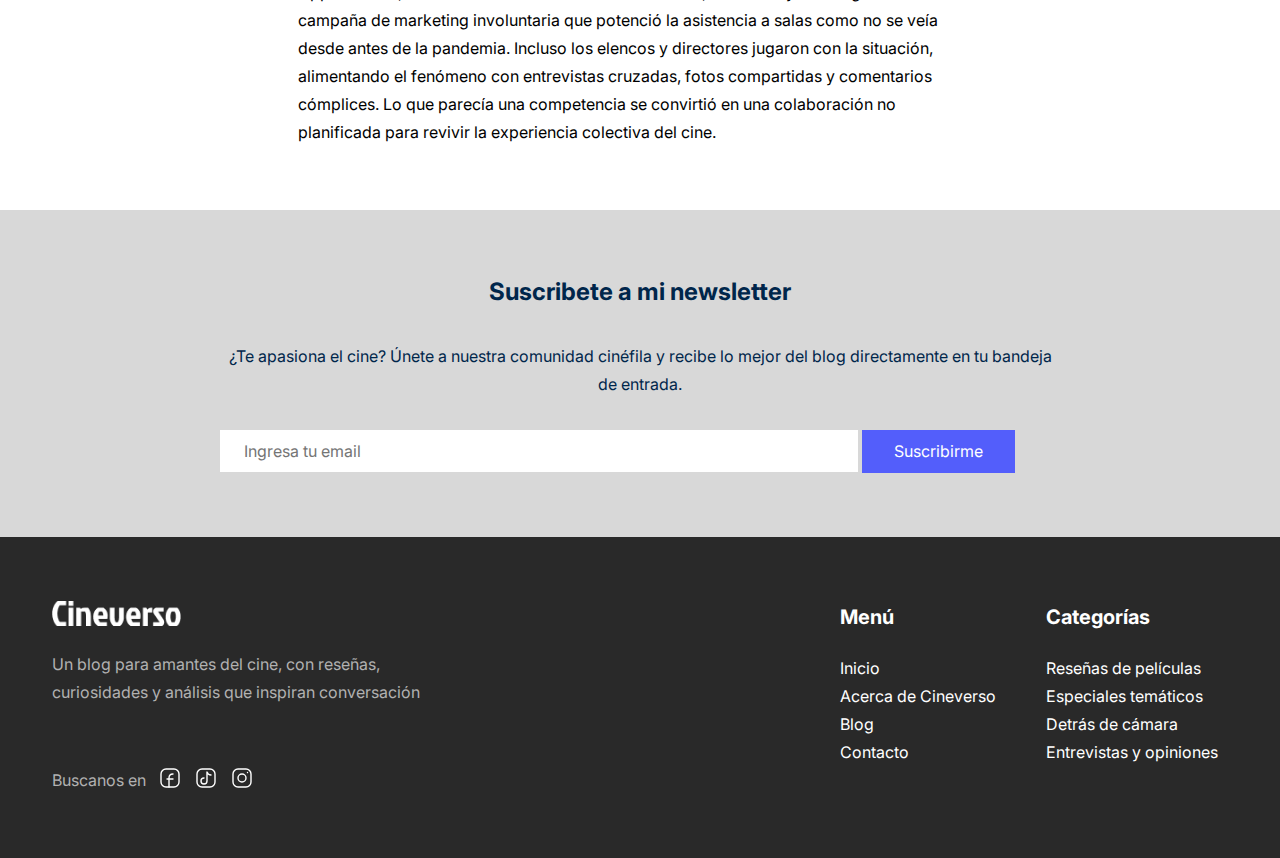
<file: detalleblog.html>
<!DOCTYPE html>
<html lang="es">

<head>
    <meta charset="UTF-8">
    <meta name="viewport" content="width=device-width, initial-scale=1.0">
    <title>Cineverso</title>
    <!--enlace a guia de estilos-->
    <link rel="stylesheet" href="assets/css/estilos.css">
    <!--enlace a normalize-->
    <link rel="stylesheet" href="assets/css/normalize.css">
    <link rel="preconnect" href="https://fonts.googleapis.com">
    <!--enlace a tipografia-->
    <link rel="preconnect" href="https://fonts.gstatic.com" crossorigin>
    <link
        href="https://fonts.googleapis.com/css2?family=Inter:ital,opsz,wght@0,14..32,100..900;1,14..32,100..900&display=swap"
        rel="stylesheet">
</head>

<body>
    <header>
        <a href="#"><img src="assets/img/logo.png"></a>
        <nav>
            <ul class="menudesktop">
                <li><a href="index.html">Inicio</a></li>
                <li><a href="acercade.html">Acerca de Cineverso</a></li>
                <li class="subrayado"><a href="blog.html">Blog</a></li>
                <li><a href="contacto.html">Contacto</a></li>
            </ul>
            <a class="menumobile" href="#"><img src="assets/img/nav.png"></a>
        </nav>
    </header>
    <main>

        <div class="cabecera">
            <h1>Acerca de Cinverso</h1>
        </div>
        <div class="pan">
            <p>Estás en inicio > Blog > Detalle blog</p>
        </div>

        <section>
            <article class="donjaime">
                        <div class="jaime">
                            <div class="don">
                                <a href="blog.html">
                                    < Volver al blog</a>
                                        <img src="assets/img/seccion3/openhaimer.png" alt="">


                            </div>
                            <div class="jai">
                                <p>Especiales temáticos</p>
                                <h1>Barbie vs Oppenheimer: El duelo de taquilla que marcó una generación</h1>
                                <p>Publicado el: 21 Junio 2025</p>
                            </div>
                            <div class="me">
                                <p>El 20 de julio de 2023 se vivió un fenómeno cinematográfico que nadie vio venir, al
                                    menos no de esta magnitud: el estreno simultáneo de Barbie, dirigida por Greta
                                    Gerwig, y Oppenheimer, de Christopher Nolan. Dos películas diametralmente opuestas
                                    —una explosión de rosa y existencialismo pop frente a una épica histórica cargada de
                                    oscuridad y tensión— que, juntas, crearon lo que el público bautizó como el
                                    Barbenheimer.</p>
                                <h3>
                                    Dos mundos, una misma fecha
                                </h3>

                                <p>Barbie llegó como una comedia satírica visualmente desbordante, que reinterpretó el
                                    ícono cultural bajo una mirada feminista e irónica. Oppenheimer, en contraste,
                                    presentó una biopic intensa sobre el creador de la bomba atómica, con el sello
                                    narrativo complejo de Nolan.</p>
                                <p>Ambas apelaron a públicos diferentes, pero el verdadero fenómeno fue que muchos
                                    decidieron ver las dos películas el mismo día. Lo que comenzó como una guerra de
                                    marketing terminó siendo una celebración doble del cine.</p>
                                <h3>
                                    Más que una coincidencia
                                </h3>
                                <p>La contraposición entre ambas películas se convirtió rápidamente en un meme viral.
                                    Las redes sociales se llenaron de agendas con horarios para ver primero Barbie y
                                    luego Oppenheimer, o viceversa. El contraste entre los tonos, temáticas y estilos
                                    generó una campaña de marketing involuntaria que potenció la asistencia a salas como
                                    no se veía desde antes de la pandemia.
                                    Incluso los elencos y directores jugaron con la situación, alimentando el fenómeno
                                    con entrevistas cruzadas, fotos compartidas y comentarios cómplices. Lo que parecía
                                    una competencia se convirtió en una colaboración no planificada para revivir la
                                    experiencia colectiva del cine.</p>
                            </div>

                        </div>

            </article>


        </section>























        <section class="suscribete">
            <div>
                <h2>Suscribete a mi newsletter</h2>
                <p>¿Te apasiona el cine? Únete a nuestra comunidad cinéfila y recibe lo mejor del blog directamente en
                    tu
                    bandeja de entrada.</p>
                <form class="formulario">
                    <input type="email" placeholder="Ingresa tu email">
                    <button class="btn btnprimario" type="submit">Suscribirme</button>
                </form>
            </div>
        </section>
    </main>
    <footer>
        <div class="contenedor">
            <div class="cineverso">
                <img src="assets/img/logo.png" alt="">
                <p>Un blog para amantes del cine, con reseñas, curiosidades y análisis que inspiran conversación</p>
            </div>
            <div class="navfooter">
                <div class="menu">
                    <h3>Menú</h3>
                    <ul>
                        <li><a href="index.html">
                                <p>Inicio</p>
                            </a></li>
                        <li><a href="acercade.html">
                                <p>Acerca de Cineverso</p>
                            </a></li>
                        <li><a href="blog.html">
                                <p>Blog</p>
                            </a></li>
                        <li><a href="contacto.html">
                                <p>Contacto</p>
                            </a></li>
                    </ul>
                </div>
                <div class="categoriasfooter">
                    <h3>Categorías</h3>
                    <ul>
                        <li><a href="">
                                <p>Reseñas de películas</p>
                            </a></li>
                        <li><a href="">
                                <p>Especiales temáticos</p>
                            </a></li>
                        <li><a href="">
                                <p>Detrás de cámara</p>
                            </a></li>
                        <li><a href="">
                                <p>Entrevistas y opiniones</p>
                            </a></li>

                    </ul>
                </div>
            </div>


        </div>
        <div class="redes">
            <p>Buscanos en</p>
            <a href=""><img src="assets/img/redes/facebook.svg" alt=""></a>
            <a href=""><img src="assets/img/redes/insta.svg" alt=""></a>
            <a href=""><img src="assets/img/redes/tiktok.svg" alt=""></a>
        </div>
    </footer>





</body>
</file>
<file: assets/css/estilos.css>
*{
     font-family: "Inter", sans-serif;
     margin: 0;
     padding: 0;
     box-sizing: border-box;
     
    
}
body{
}
/*VARIABLES*/
:root{
  

    /* colores */
    --grisfondo: #292929;
    --azulprimario: #535EFB;
    --azulprimariohover:#7E87FF;
    --blanco:#fff;
    --gristitulos: #00264B;
    --grisparrafos: #4A4A4A;
    --grisbordes: #D8D8D8;

    /* espaciados */
    --space4: 0.25rem;
    --space8: 0.5;
    --space12: 0.75rem;
    --space16: 1rem;
    --space20: 1.25rem;
    --space24: 1.5rem;
    --space28: 1.75rem;
    --space32: 2rem;
    --space36: 2.25rem;
    --space40: 2.5rem;
    --space44: 2.75rem;
    --space48: 3rem;
    --space52: 3.25rem;
    --space56: 3.5rem;

}

/* TIPOGRAFIA DESKTOP */
h1 {
    font-size: 2.75rem;
    /*TAMAÑO*/
    font-weight: 700;
    /*BOLD*/
    line-height: 40px;
    width: 85%;
    margin: 0;
    
}
h2 {
    font-size: 1.75rem;
    /*TAMAÑO*/
    font-weight: 600px;
    /*BOLD*/
    line-height: 2.5rem;

}
h3 {
    font-size: 1.5rem;
    /*TAMAÑO*/
    font-weight: 600px;
    /*BOLD*/
    line-height: 2.25rem;

}
h4 {
    font-size: 1.25rem;
    /*TAMAÑO*/
    font-weight: 600;
    /*BOLD*/
    line-height: 2rem;

}
p{
    font-size: 1rem;
    /*TAMAÑO*/
    font-weight: 400;
    /*BOLD*/
    line-height: 27px;
}

a{
    text-decoration: none;
}

/* HEADER */

header{
    position: absolute;
    display: flex;
    justify-content: space-between;
    max-width: 1440px ;
    width: 90%;
    margin: 0 auto;
    margin-top: 39px;
    align-items:center;
    justify-content:space-between;
    margin-left: var(--space52);
    margin-right: var(--space52);
}
header a{
    color: var(--blanco);
}
nav ul{
    display: flex;
    justify-content: space-between;
    gap: 60px;
    list-style: none;
}
nav li{
    padding: 20px 8px;
}

nav li :hover{
    padding: 20px 8px;
    border-bottom: 2px solid var(--azulprimario) ;
    
}
.menumobile{
    display: none;
}

/* BOTONES */
.btn{
    justify-content: center;
    align-items: center;
    align-content: center;
    height: 43px;
    width: auto;
    padding: 1.25rem;
    text-decoration: none;
    padding: 8px 32px;
    display: inline-block;
}
.btnprimario{
    background-color: var(--azulprimario);
    color: var(--blanco);
}
.btnsecundario{
    background-color: transparent;
    color: var(--blanco);
    border: 1px solid var(--blanco);
}
.btnprimario:hover{
    background-color: var(--azulprimariohover);
    color: var(--gristitulos);

}
.btnsecundario:hover{
    background-color: var(--blanco);
    color: var(--azulprimario);
}

/* FONDO IMAGEN OPACO*/
.opaco{
    width: 100%;
    height: 100%;
    background-color:#292929d2; /* en el figma no pille el nivel de transparencia*/
    
}

/* CABEZA DE PAGINA*/

.inicio{
    background-image:url("../img/fondo.png");
    background-size: cover;
    background-attachment: fixed; /* este le hace un efecto bacan a la imagen, un detalle de mi parte*/
    width: 100%;
    height: 696px;
    padding: 0;

}
.textoinicio{
    display: flex;
    width: 45%;
    gap:24px;
    flex-direction: column;
    position: absolute;
    margin-top: 17%;
    margin-left: 15%;
    color: var(--blanco);
}
.inicio .btnprimario{
    align-self: flex-start;
}

/* SECCION UNO: CATEGORIAS */

section{
    padding: 73px 52px;
    
}

.categorias{
    display: flex;
    flex-direction: column;
    align-items: center;
    
}
.categorias h2 {
    color: var(--gristitulos);
    margin-bottom: 58px;
}
.categorias img {
    height: 64px;
    width: 64px;

}
.categorias a {
    display: flex;
    justify-content: center;
    align-items: center;
    height: 64px;
    width: 328px;
    gap: var(--space20);
    color: var(--blanco);
}
.reseñas{
    background-image: url(../img/seccion2/reseñas.png);
   
}
.detras{
    background-image: url(../img/seccion2/detras.png);

}
.especiales{
    background-image: url(../img/seccion2/especiales.png);
   
}
.entrevistas{
    background-image: url(../img/seccion2/entrevistas.png);
   
}

.categorias-grid div {
   display: flex;
    padding: 64px 164px;
    width: 656px;
    height: 164px;
    justify-content: center;
    align-items: center;
    background-size: cover;
}
.categorias-grid div .opaco:hover {
background-color: var(--azulprimario);
}

.categorias-grid{
    display: flex;
    flex-wrap: wrap;
    justify-content: center;
    gap: var(--space24);
    
}

/* SECCION DOS: ARTICULOS */

.articulos{
    background-color: var(--azulprimario);
    display: flex;
    flex-direction: column;
    align-items: center;
    gap: 52px;

    
}
.articulos h2{
    color: var(--blanco);
}

.articulos div{
    display: flex;
    flex-direction: row;
    gap: var(--space24);
    flex-wrap: wrap;
    
}

.articulos article {
    display: flex;
    flex-direction: column;
    width: 429px;
    height: 492px;
    gap: var(--space16);
    padding: var(--space16);
    border: 1px solid var(--azulprimariohover);
    color: var(--blanco);
   
}

.articulos article:hover{
background-color: var(--blanco);   
color: var(--gristitulos);   /* por alguna razon que desconozco no se cambia el color de la letra :( */
}
.articulos article:hover a{  
color: var(--gristitulos); /* aqui ya descubri como se haciaa */    
}

.articulos a{  
    color: var(--blanco);
}

/* SECCION TRES: ACERCA DE MI */

.tiomike h2{
   
    color: var(--gristitulos);
}
.tiomike div h3{
    color: var(--gristitulos);
}    
.tiomike div p{
    color: var(--grisparrafos);
}
.tiomike{
    width: 60%;
    display: flex;
    flex-direction: column;
    align-items: center;
    gap: 72px;
    align-content: center;
    margin: auto;

    
    
}

.tiomike img {
    width: 158px;
height: 158px;
}

.tiomike article {
    display: flex;
    flex-direction: row;
    gap: 67px ;
    margin-bottom: 99px;
    

}
.descripcion{
    display: flex;
    flex-direction: column;
    gap: var(--space16);
}

/* SUSCRIPCION */

.suscribete{
    background-color: var(--grisbordes);
    color: var(--gristitulos);
    display: flex;
    justify-content: center;
}

.suscribete div{
width: 50%;
display: flex;
align-items: center;
flex-direction: column;
gap: 32px;
}
.suscribete div p{
    text-align: center;
}
form{
    width: 100%;
    gap: 0;
    

}
form input{
    width: 76%;
    padding: 12px 24px ;
    border: none;
}
button{
    width: 24%;
    border: none;
}

/* FOOTER */

footer{
    background-color: var(--grisfondo);
    color: #B1B1B1;
    display: flex;
    flex-direction: column;
    padding: 64px 52px;
}
.contenedor{
    display: flex;
    flex-direction: row;
    justify-content: space-between;
    
}
.navfooter{
    width: 33%;
}

.navfooter div{
    width:50%;
}

.cineverso{
    width: 425px;
    display: flex;
    color: #B1B1B1;
    flex-direction: column;
    gap: var(--space24);
}
.cineverso img{
width: 129.024px;
height: 25.2px;
}
menu{
    width: 203px;

}
.menu h3{
    color: var(--blanco);
    margin-bottom: 21px;
}

.categoriasfooter{
    width: 203px;
}
.categoriasfooter h3{
    color: var(--blanco);
    margin-bottom: 21px;
}

.navfooter{
    display: flex;
    flex-direction: row;
    gap: var(--space24);
}
.navfooter ul li{
    list-style: none;
    width: 203px;
}
.redes{
    display: flex;
    flex-direction: row;
    gap: var(--space12);
}
.contenedor li a{
    color: var(--blanco);
}
.contenedor li a:hover{
    text-decoration: underline;
    color: #535EFB;
}

 .categoriasfooter ul li {
    width: 100%;
 }
.menu ul li {
    width: 100%;
}



/* PRIMERA PAGINA LISTAAAA */


/* ACERCA DE CINEVERSO */

.cabecera{
    padding: 140px 52px 29px 52px;
    background-color: var(--grisfondo);
    color: var(--blanco);
    
    }

.subrayado{
       border-bottom: 2px solid var(--azulprimario) ;
}
.pan{
    margin: 33px 52px;
    color: var(--grisparrafos);
    margin-bottom: 0;
    
   
}

.openhaimer{
    display: flex;
    flex-direction: row;
    gap: 70px;
    padding-bottom: 106px;

}

.openhaimer p{
    color: var(--grisparrafos);

}

.openhaimer div{
    gap: 6px;
    line-height: 0.0;
}

.openhaimer div iframe {
    width: 100%;
    height: 100%;
    flex-shrink: 1;
    /* aqui intente que el ifram se achicara, pero no funcionaba :/ */
width: 656px;
height: 373px;

}

/* BLOG */

.blog .categorias-grid div {
    width: 656px;
    height: 114px;

}

.blog{
    color: var(--grisparrafos);
    display: flex;
    align-items: start;
    gap: 47px;
}

.white{
   padding-top: 0;
    background-color: var(--blanco);
   
}
.white article{
     border-color: var(--grisbordes);
     color: var(--gristitulos);
}

.blue{
    color: var(--azulprimario);
}

.white article a{
    color: var(--azulprimario);
}

/* aqui me di cuenta que hubiera sido mucho mas facil crear un contenedor base */

.white article:hover{
    background-color: var(--azulprimario);
    color: var(--blanco);
}

.white article:hover a{
    background-color: var(--azulprimario);
    color: var(--blanco);
}

.white article:hover .blue{
    background-color: var(--azulprimario);
    color: var(--blanco);
}

 a.btnfeo{
    color: var(--azulprimario);
}
a.btnfeo:hover {
    text-decoration: underline;
}

/* CONTACTOO */
.seccioncontacto{
    display: flex;
    justify-content: center;
}
.contacto{
    display: flex;
    flex-direction: column;
    gap: var(--space32);
     color: var(--grisparrafos);
     width: 50%;
   
}


.contacto input{
    border: 1px solid var(--grisbordes);
    width: 100%;
    margin-top: 12px;

}

.contacto form  {
    display: flex;
    flex-direction: column;
    gap: 24px;
}

form .mensaje{
   
    padding-bottom: 142px;
    
    
}

.contacto form button{
     align-self: flex-start;
}

textarea {
    padding: 12px 24px ;
    width: 100%;
    border: 1px solid var(--grisbordes);

}

.mensaje {
    margin-top: 12px;
}

.blog {
    display: flex;
    flex-direction: column;
}


/* DETALLE */
.donjaime{
    display: flex;
    justify-content: center;
   
}


.jaime {
    display: flex;
    flex-direction: column;
    gap: 40px;
    width: 57%;
    

}
.don{
    display: flex;
    flex-direction: column;
    gap: 28px;
}
.jai{
    display: flex;
    flex-direction: column;
    gap: 12px;
}

.jai h1{
    margin: 0;
}
.me{

    display: flex;
    flex-direction: column;
    gap: 24px;

}

h1{
  padding: 0;
}

/* TERMINADA LA VERSION DESK */


/* VERSION TABLET */

@media screen and (max-width:1440px) {


    /* TAMAÑO MOBILE-TABLET */
h1 {
    font-size: 2rem;
    /*TAMAÑO*/
    font-weight: 700;
    /*BOLD*/
    line-height: 3rem;
}
h2 {
    font-size: 1.5rem;
    /*TAMAÑO*/
    font-weight: 600px;
    /*BOLD*/
    line-height: 2.25rem;

}
h3 {
    font-size: 1.25rem;
    /*TAMAÑO*/
    font-weight: 600px;
    /*BOLD*/
    line-height: 2rem;

}
h4 {
    font-size: 1rem;
    /*TAMAÑO*/
    font-weight: 600;
    /*BOLD*/
    line-height: 1.75rem;

}
p{
    font-size: 1rem;
    /*TAMAÑO*/
    font-weight: 400;
    /*BOLD*/
    line-height: 1.75rem;
}

/* BOTONES */




 section{
    padding: 64px 40px;
    
}

  
 header {
    margin-left: 40px ;
    margin-right: 40px;
 }

 header section {
    justify-content: center;
    margin: auto;
 }

 .inicio{
    margin: auto;
    display: flex;
   align-items: center;
   height: 577px;
 }

 .textoinicio{
    display: flex;
    width: 45%;
    gap:24px;
    flex-direction: column;
    align-items: center;
    justify-items: center;
    justify-self: center;
    justify-content: center;
    margin-left: 0;
    padding: 24px;

}

.textoinicio .btn {
justify-content: center;
    align-items: center;
    align-content: center;
    height: 43px;
    width: auto;
    padding: 1.25rem;
    margin: auto;
    
    padding: 8px 32px;
    

}

.textoinicio p {
    text-align: center;

}

.textoinicio h1{
    text-align: center;
   }

.categorias-grid{
    flex-direction: row;
    justify-content: center;
    gap: 17px;
    
    
}
.categorias-grid div {
    width: 222px ;
    height: 116px ;
    padding: 52px;
    
    
}

.articulos div {
    flex-direction: column;
}

.articulos article {
    flex-direction: row;
    width: 100%;
    height: auto;
    align-items: flex-start;
}

.tiomike {
    width: 90%;
}

.suscribete div {
    width: 70%;

}
.openhaimer{
    width: 100%;
}

.openhaimer iframe {
   width: 468px;
height: 266px;
}
.openhaimer p {
    width: 50%;
}


.blog {
    align-items: center;
}

.blog .categorias-grid{
    flex-direction: row;
    
    gap: 17px;
    
}

.blog .categorias-grid div {
    width: 222px ;
    height: 116px ;
    padding: 52px;
    
    
}

.contacto {
    width: 60%;

    
}

.contacto .btn {
    width: 50%;
}

.donjaime{
    width: 100% ;
}

}

@media screen and (max-width: 1024px){

    .blog {
    align-items: center;
}

    header {
        margin-left: var(--space24);
        margin-right: var(--space24);
    }

    .menumobile{
         display: block;
         margin-right: 5px;
    }
    header nav ul li {
        display: none;
    }

    .openhaimer {
        flex-direction: column;
    }

    .openhaimer p {
        width: 100% ;
    }

    .openhaimer div frame {
        width: 100%;
        height: auto;
    }

}

/* VERSION MOVIL */
@media screen and (max-width: 900px){

.pan{
    margin-left: 24px;
}

.btn {
    display: flex;
    justify-content: center;
    align-items: center;
    height: 43px;
    width: 100%;
    padding: 1.25rem;
    text-decoration: none;
    align-self: stretch;
    max-width: 100%;
    

}


 .inicio{ 
    
    width: 100%;
    height: 648px;
    background-size: contain;


}
section{
    padding: 48px 24px;
    
}

.textoinicio{
    padding-top: 30%;
    width: 95%;
}

.textoinicio .btn {    

    display: flex;
    justify-content: center;
    align-items: center;
    height: 43px;
    width: 100%;
    padding: 1.25rem;
    text-decoration: none;
    align-self: stretch;
    max-width: 100%;
}

.categorias-grid div {
width: 161px;
height: 152px;
display: flex;
flex-direction: row;
text-align: center;
gap: 0;
padding: 52px;

}

.categorias-grid div a {
display: flex;
flex-direction: column;
padding: 11px 17px;
gap: 9px;

}
.categorias-grid {
    
    flex-direction: row;
    gap: 17px;
}

.categorias-grid div img {
width: 44px;
height: 44px;


}

.articulos article {
    flex-direction: column;
    width: 100%;
    
}
.articulos article img {
    height: 176.063px;
    width: 100%;
   
}

.tiomike article {
    align-items: center;
    flex-direction: column;
    text-align: center;
    
}

.tiomike {
    gap: 40px;
}

.formulario input {
    width: 100%;
}

.formulario {
    display: flex;
    flex-direction: column;
    align-items: center;
    gap: 20px;
}

 h2 {
    text-align: center;
}
 .contenedor {
      display: flex;
    flex-direction: column;
    width: 100%;
    gap:44px;
   
 }

 .contenedor p {
    width: 100%;
    
   
 }
 .cineverso{
    width: 100%;
 }

 footer {
    width: 100%;
    padding: 24px ;
    gap:44px;
 }

 .navfooter {
    width: 100%;
    gap: 15px;
 }

 .suscribete div {
       width: 100%;
 }

.openhaimer div iframe {
        width: 345px;
        height: 197px;
    }

.cabecera {
   padding-left: 24px;
}

.blog .categorias-grid{
    flex-direction: row;
    justify-content: flex-start;
    gap: 17px;
}

.blog .categorias-grid div {
    width: 161px;
height: 152px;
    padding: 52px;
    
    
}
 
.contacto {
    width: 100%;
}

.contacto .btn{

    display: flex;
    justify-content: center;
    align-items: center;
    height: 43px;
    width: 100%;
    padding: 1.25rem;
    text-decoration: none;
    align-self: stretch;
    max-width: 100%;

} 

.jaime{
    width: 100%;
   
}

.blog {
    align-items: center;
}

/* TERMINAAADOOO */

}


/* podria haberme ahorrado bastantes codigos? yep... pero me enrredaba mucho  */
</file>
